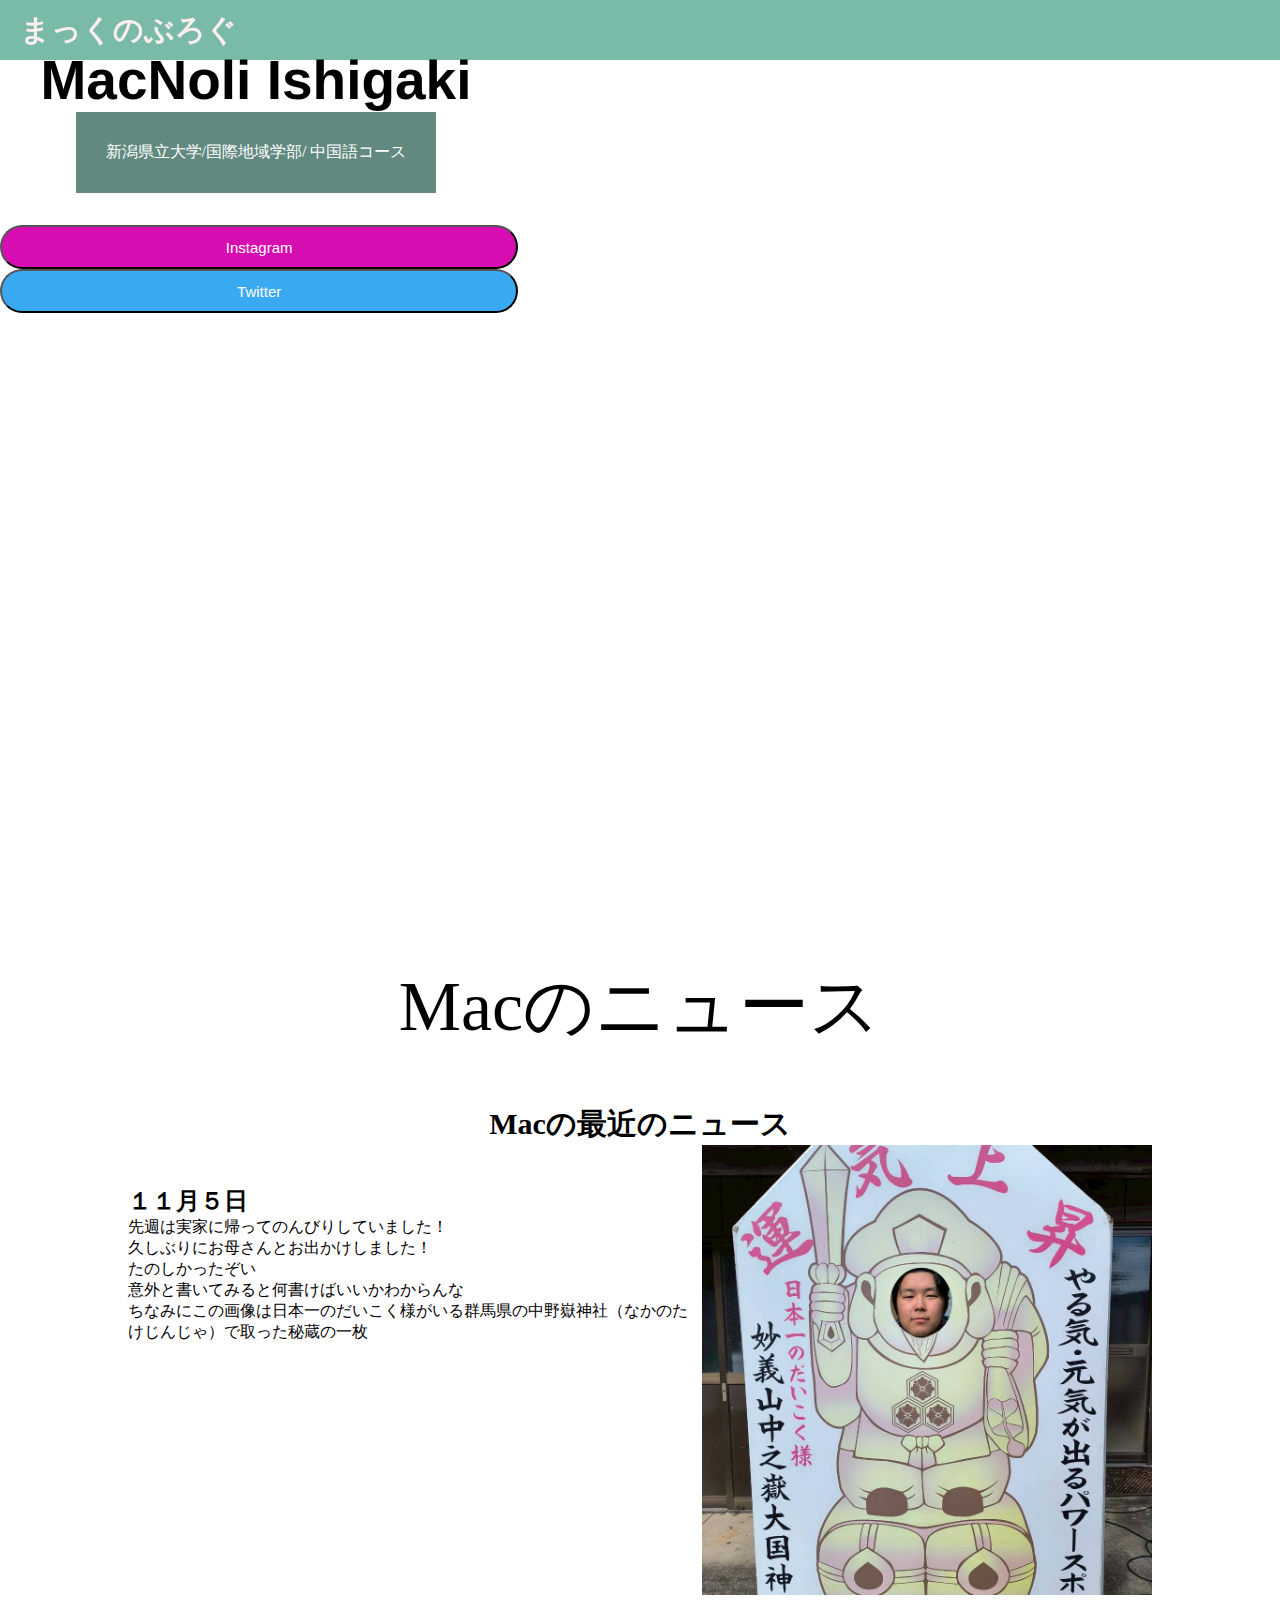
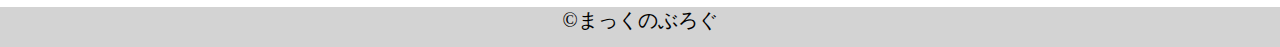
<file: index.html>
<!DOCTYPE html> <!--　この文章がHTML文章であることを伝える要素です。-->
<html lang="ja"><!--言語の指定-->
  <head><!--ページに表示されない情報(サイトの裏側の設定)-->
    <meta charset="utf-8">
    <title>Mac's Blog</title><!--ブラウザのタブのタイトルを指定-->
    <meta name="viewport" content="width=device-width, initial-scale=1, minimum-scale=1, maximum-scale=1, user-scalable=no">
    <link rel ="stylesheet" href="./homepage.css">
  </head>
  <body>
    <header>
      <p class="header-title">
        <b>まっくのぶろぐ
        </b>
      </p>
    </header>
    <div id="first-block">
      <div class="info-container">
        <h1 class="info-container-name">MacNoli Ishigaki</h1>
        <p class="attribution">
          新潟県立大学/国際地域学部/ 中国語コース
        </p>
      </div>

      <div class="button-container">
        <a href="https://www.instagram.com/macnoli_tp0817/">
          <button type="button" class="mybtn-fb sns-btn">
            Instagram
          </button>
        </a>
        <a href="https://x.com/mac_DKfun">
          <button type="button" class="mybtn-tw sns-btn">
            Twitter
          </button>
        </a>
      </div>
    </div>
    <div id="second-block">
      <p class="story-title">Macのニュース</p>
      <div class="my-story-container">
        <div class="my-story">
          <p class="my-story-title">Macの最近のニュース</p>
          <div class="container">
            <p class="my-story-body">
                <font size="5"><b>１１月５日</b></font><br>先週は実家に帰ってのんびりしていました！<br>久しぶりにお母さんとお出かけしました！<br>
              たのしかったぞい<br>意外と書いてみると何書けばいいかわからんな<br>ちなみにこの画像は日本一のだいこく様がいる群馬県の中野嶽神社（なかのたけじんじゃ）で取った秘蔵の一枚
            </p>
            <div class="image-first"></div>
            
          </div>
        </div>
      </div>
    </div>
  <footer>©まっくのぶろぐ</footer>
  </body>
</html>
</file>
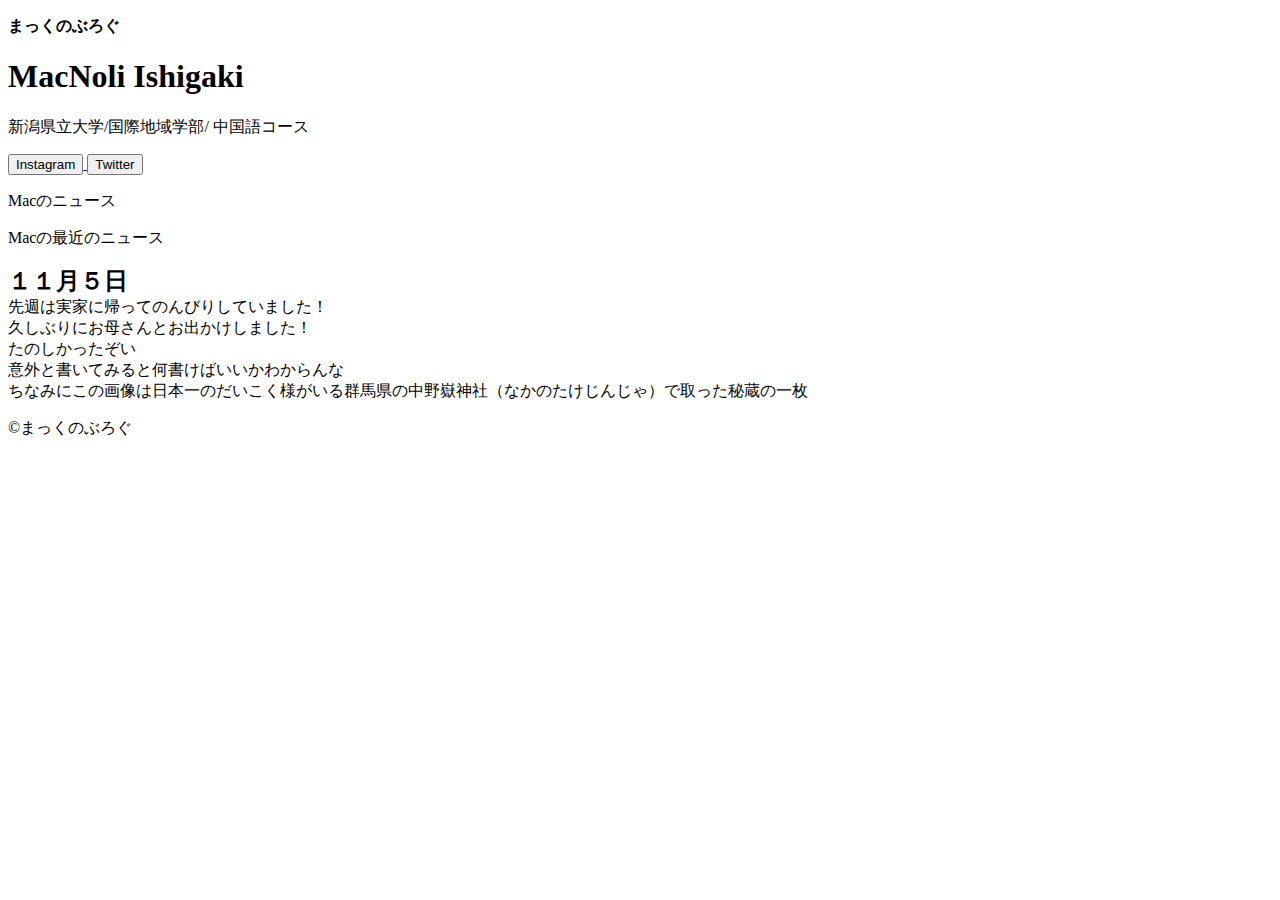
<file: homepage.html>
<!DOCTYPE html> <!--　この文章がHTML文章であることを伝える要素です。-->
<html lang="ja"><!--言語の指定-->
  <head><!--ページに表示されない情報(サイトの裏側の設定)-->
    <meta charset="utf-8">
    <title>Mac's Blog</title><!--ブラウザのタブのタイトルを指定-->
    <meta name="viewport" content="width=device-width, initial-scale=1, minimum-scale=1, maximum-scale=1, user-scalable=no">
    <link rel ="homepage.css">
  </head>
  <body>
    <header>
      <p class="header-title">
        <b>まっくのぶろぐ
        </b>
      </p>
    </header>
    <div id="first-block">
      <div class="info-container">
        <h1 class="info-container-name">MacNoli Ishigaki</h1>
        <p class="attribution">
          新潟県立大学/国際地域学部/ 中国語コース
        </p>
      </div>

      <div class="button-container">
        <a href="https://www.instagram.com/macnoli_tp0817/">
          <button type="button" class="mybtn-fb sns-btn">
            Instagram
          </button>
        </a>
        <a href="https://x.com/mac_DKfun">
          <button type="button" class="mybtn-tw sns-btn">
            Twitter
          </button>
        </a>
      </div>
    </div>
    <div id="second-block">
      <p class="story-title">Macのニュース</p>
      <div class="my-story-container">
        <div class="my-story">
          <p class="my-story-title">Macの最近のニュース</p>
          <div class="container">
            <p class="my-story-body">
                <font size="5"><b>１１月５日</b></font><br>先週は実家に帰ってのんびりしていました！<br>久しぶりにお母さんとお出かけしました！<br>
              たのしかったぞい<br>意外と書いてみると何書けばいいかわからんな<br>ちなみにこの画像は日本一のだいこく様がいる群馬県の中野嶽神社（なかのたけじんじゃ）で取った秘蔵の一枚
            </p>
            <div class="image-first"></div>
            
          </div>
        </div>
      </div>
    </div>
  <footer>©まっくのぶろぐ</footer>
  </body>
</html>
</file>
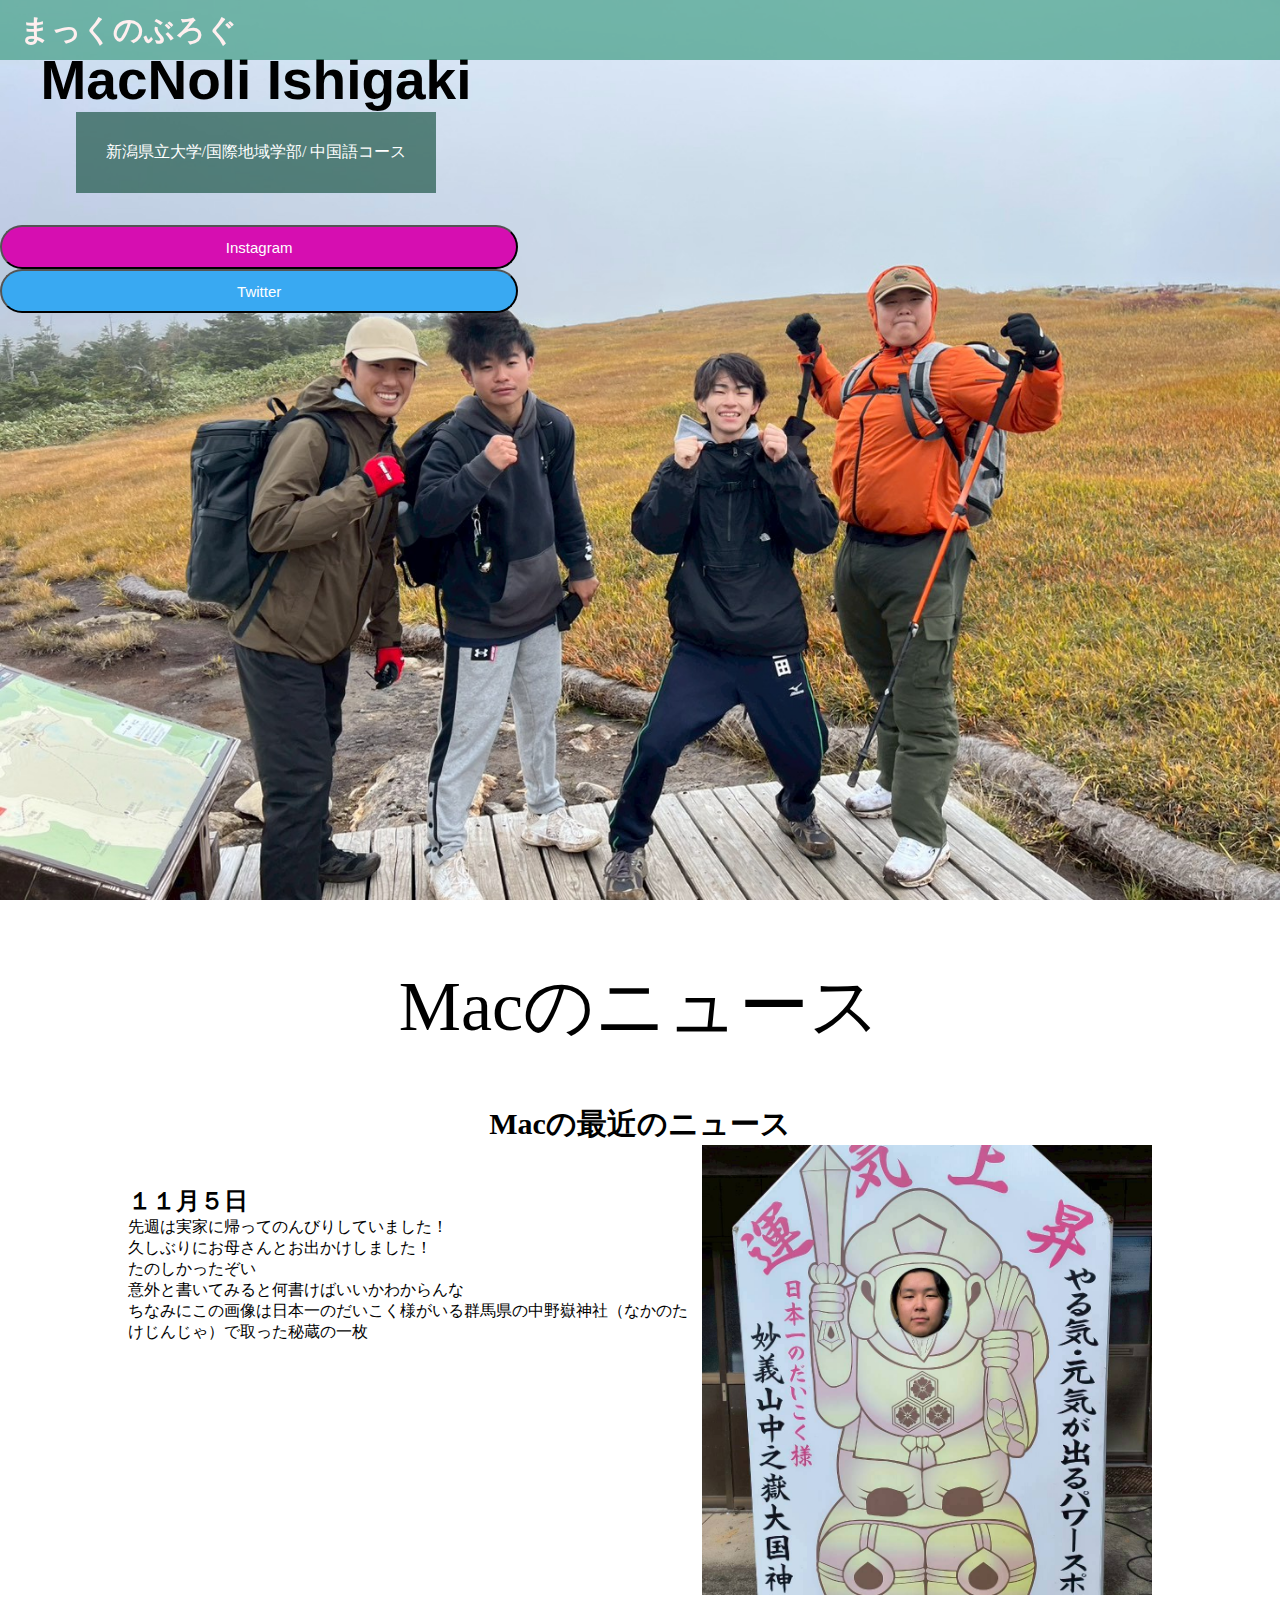
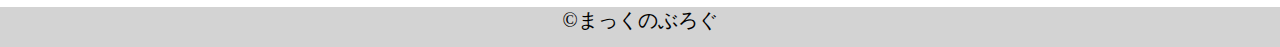
<file: homepage/homepage.html>
<!DOCTYPE html> <!--　この文章がHTML文章であることを伝える要素です。-->
<html lang="ja"><!--言語の指定-->
  <head><!--ページに表示されない情報(サイトの裏側の設定)-->
    <meta charset="utf-8">
    <title>Mac's Blog</title><!--ブラウザのタブのタイトルを指定-->
    <meta name="viewport" content="width=device-width, initial-scale=1, minimum-scale=1, maximum-scale=1, user-scalable=no">
    <link rel ="stylesheet" href="./stylesheet/homepage.css">
  </head>
  <body>
    <header>
      <p class="header-title">
        <b>まっくのぶろぐ
        </b>
      </p>
    </header>
    <div id="first-block">
      <div class="info-container">
        <h1 class="info-container-name">MacNoli Ishigaki</h1>
        <p class="attribution">
          新潟県立大学/国際地域学部/ 中国語コース
        </p>
      </div>

      <div class="button-container">
        <a href="https://www.instagram.com/macnoli_tp0817/">
          <button type="button" class="mybtn-fb sns-btn">
            Instagram
          </button>
        </a>
        <a href="https://x.com/mac_DKfun">
          <button type="button" class="mybtn-tw sns-btn">
            Twitter
          </button>
        </a>
      </div>
    </div>
    <div id="second-block">
      <p class="story-title">Macのニュース</p>
      <div class="my-story-container">
        <div class="my-story">
          <p class="my-story-title">Macの最近のニュース</p>
          <div class="container">
            <p class="my-story-body">
                <font size="5"><b>１１月５日</b></font><br>先週は実家に帰ってのんびりしていました！<br>久しぶりにお母さんとお出かけしました！<br>
              たのしかったぞい<br>意外と書いてみると何書けばいいかわからんな<br>ちなみにこの画像は日本一のだいこく様がいる群馬県の中野嶽神社（なかのたけじんじゃ）で取った秘蔵の一枚
            </p>
            <div class="image-first"></div>
            
          </div>
        </div>
      </div>
    </div>
  <footer>©まっくのぶろぐ</footer>
  </body>
</html>
</file>
<file: homepage.css>
*{
    margin: 0;
    padding: 0;
  }
  
  
  /* MARK: - Header Start */
  header {
    position: fixed;
    height: 50px;
    width: 100%;
    background-color: rgba(65, 156, 133, 0.7);
    padding-top: 10px;
    z-index: 100;
  }
  
  .header-title {
    color: #ffefef;
    font-size: 30px;
    font-family: cursive;
    margin-left: 20px;
  }
  /* MARK: - Header End */
  
  /* MARK: - First Block Start */
  #first-block {
    background-image: url (tozan.jpg);
    background-repeat: no-repeat;
    background-size: cover;
    height: 100vh;
    position: relative;
  }
  
  .info-container {
   background-color: rgb(221, 231, 222, 0);
    font-family: cursive;
    height: 350px;
    width: 50%;
    padding-top: 30px;
    display: flex;
    align-items: center;
    flex-direction: column;
    position: absolute;
    top: 2%;
    left: -5%;
  }
  
  .info-container-name{
    font-size: 55px;
    font-family: 'Segoe UI Black',sans-serif;
  }
  
  .attribution {
    background-color: rgba(32, 87, 73, 0.7);
    color: #fff;
    padding: 30px;
    padding-bottom: 30px;
  }
  
  .button-container {
    width: 45%;
    position: absolute;
    top: 25%;
    left: 0%;
  }

  .sns-btn {
    color: #fff;
    font-size: 15px;
    height: 44px;
    width: 90%;
 
    border-radius: 40px;
  }
  
  .mybtn-fb {
    background: #d60eb1;
  }

  .mybtn-tw {
    background: #39a9f2;
  }
  /* MARK: - First Block End */
  
  /* MARK: - Second Block Start */
  #second-block {
    padding: 60px 0px;
  }
  
  .story-title {
    font-size: 70px;
    font-family: fantasy;
    text-align: center;
    margin-bottom: 50px;
  }
  
  .my-story-container {
    width: 80%;
    margin: 0 auto;
  }
  
  .my-story {
    margin-bottom: 10%;
    font-family: cursive;
  }
  
  .my-story-title {
    width: 100%;
    font-size: 30px;
    font-weight: bold;
    text-align: center;
  }
  .my-story-body {
    margin-top: 40px;
    width: 55%;
  }
  
  .image-first{
    background-image: url("../images/mac.jpg");
    background-size:  cover;
    background-position-y: center;
    background-position-x: center;
    width: 450px;
    height: 450px;
  }
  /* MARK: - Second Block End */
  .container{
    display: flex;
    flex-direction: row;
    height: 300px;
    justify-content: space-between;
  }
  
  footer {
    background-color: rgba(193, 193, 193, 0.7);
    height: 40px;
    text-align: center;
    font-size: 20px;
    font-family: fantasy;
  }
  
  /* responsible */
  @media screen and (max-width: 768px) {
    /* first-block */
    #first-block {
      background-position-x: center;
    }
    .info-container {
      width: 100%;
      top: 0;
      left: 0;
      height: 100vh;
    }
    .attribution {
      width: 100%;
      text-align: center;
    }
    .button-container {
      width: 80%;
    }
    .image-first{
      width: 100%;
      height: 250px;
    }
    .image-second{
      width: 100%;
      height: 250px;
    }
    .image-third{
      width: 100%;
      height: 250px;
    }
    .container{
      flex-direction: column;
      height: unset;
    }
    .my-story-body {
      width: 100%;
      text-align: center;
      margin-bottom: 5%;
    }
    .story-title {
      font-size: 40px;
    }
  }
  
  @media screen and (max-width: 400px) {
    .info-container-name {
      font-size: 30px;
    }
  }
</file>
<file: homepage/stylesheet/homepage.css>
*{
    margin: 0;
    padding: 0;
  }
  
  
  /* MARK: - Header Start */
  header {
    position: fixed;
    height: 50px;
    width: 100%;
    background-color: rgba(65, 156, 133, 0.7);
    padding-top: 10px;
    z-index: 100;
  }
  
  .header-title {
    color: #ffefef;
    font-size: 30px;
    font-family: cursive;
    margin-left: 20px;
  }
  /* MARK: - Header End */
  
  /* MARK: - First Block Start */
  #first-block {
    background-image: url("../images/tozan.jpg");
    background-repeat: no-repeat;
    background-size: cover;
    height: 100vh;
    position: relative;
  }
  
  .info-container {
   background-color: rgb(221, 231, 222, 0);
    font-family: cursive;
    height: 350px;
    width: 50%;
    padding-top: 30px;
    display: flex;
    align-items: center;
    flex-direction: column;
    position: absolute;
    top: 2%;
    left: -5%;
  }
  
  .info-container-name{
    font-size: 55px;
    font-family: 'Segoe UI Black',sans-serif;
  }
  
  .attribution {
    background-color: rgba(32, 87, 73, 0.7);
    color: #fff;
    padding: 30px;
    padding-bottom: 30px;
  }
  
  .button-container {
    width: 45%;
    position: absolute;
    top: 25%;
    left: 0%;
  }

  .sns-btn {
    color: #fff;
    font-size: 15px;
    height: 44px;
    width: 90%;
 
    border-radius: 40px;
  }
  
  .mybtn-fb {
    background: #d60eb1;
  }

  .mybtn-tw {
    background: #39a9f2;
  }
  /* MARK: - First Block End */
  
  /* MARK: - Second Block Start */
  #second-block {
    padding: 60px 0px;
  }
  
  .story-title {
    font-size: 70px;
    font-family: fantasy;
    text-align: center;
    margin-bottom: 50px;
  }
  
  .my-story-container {
    width: 80%;
    margin: 0 auto;
  }
  
  .my-story {
    margin-bottom: 10%;
    font-family: cursive;
  }
  
  .my-story-title {
    width: 100%;
    font-size: 30px;
    font-weight: bold;
    text-align: center;
  }
  .my-story-body {
    margin-top: 40px;
    width: 55%;
  }
  
  .image-first{
    background-image: url("../images/mac.jpg");
    background-size:  cover;
    background-position-y: center;
    background-position-x: center;
    width: 450px;
    height: 450px;
  }
  /* MARK: - Second Block End */
  .container{
    display: flex;
    flex-direction: row;
    height: 300px;
    justify-content: space-between;
  }
  
  footer {
    background-color: rgba(193, 193, 193, 0.7);
    height: 40px;
    text-align: center;
    font-size: 20px;
    font-family: fantasy;
  }
  
  /* responsible */
  @media screen and (max-width: 768px) {
    /* first-block */
    #first-block {
      background-position-x: center;
    }
    .info-container {
      width: 100%;
      top: 0;
      left: 0;
      height: 100vh;
    }
    .attribution {
      width: 100%;
      text-align: center;
    }
    .button-container {
      width: 80%;
    }
    .image-first{
      width: 100%;
      height: 250px;
    }
    .image-second{
      width: 100%;
      height: 250px;
    }
    .image-third{
      width: 100%;
      height: 250px;
    }
    .container{
      flex-direction: column;
      height: unset;
    }
    .my-story-body {
      width: 100%;
      text-align: center;
      margin-bottom: 5%;
    }
    .story-title {
      font-size: 40px;
    }
  }
  
  @media screen and (max-width: 400px) {
    .info-container-name {
      font-size: 30px;
    }
  }
</file>
